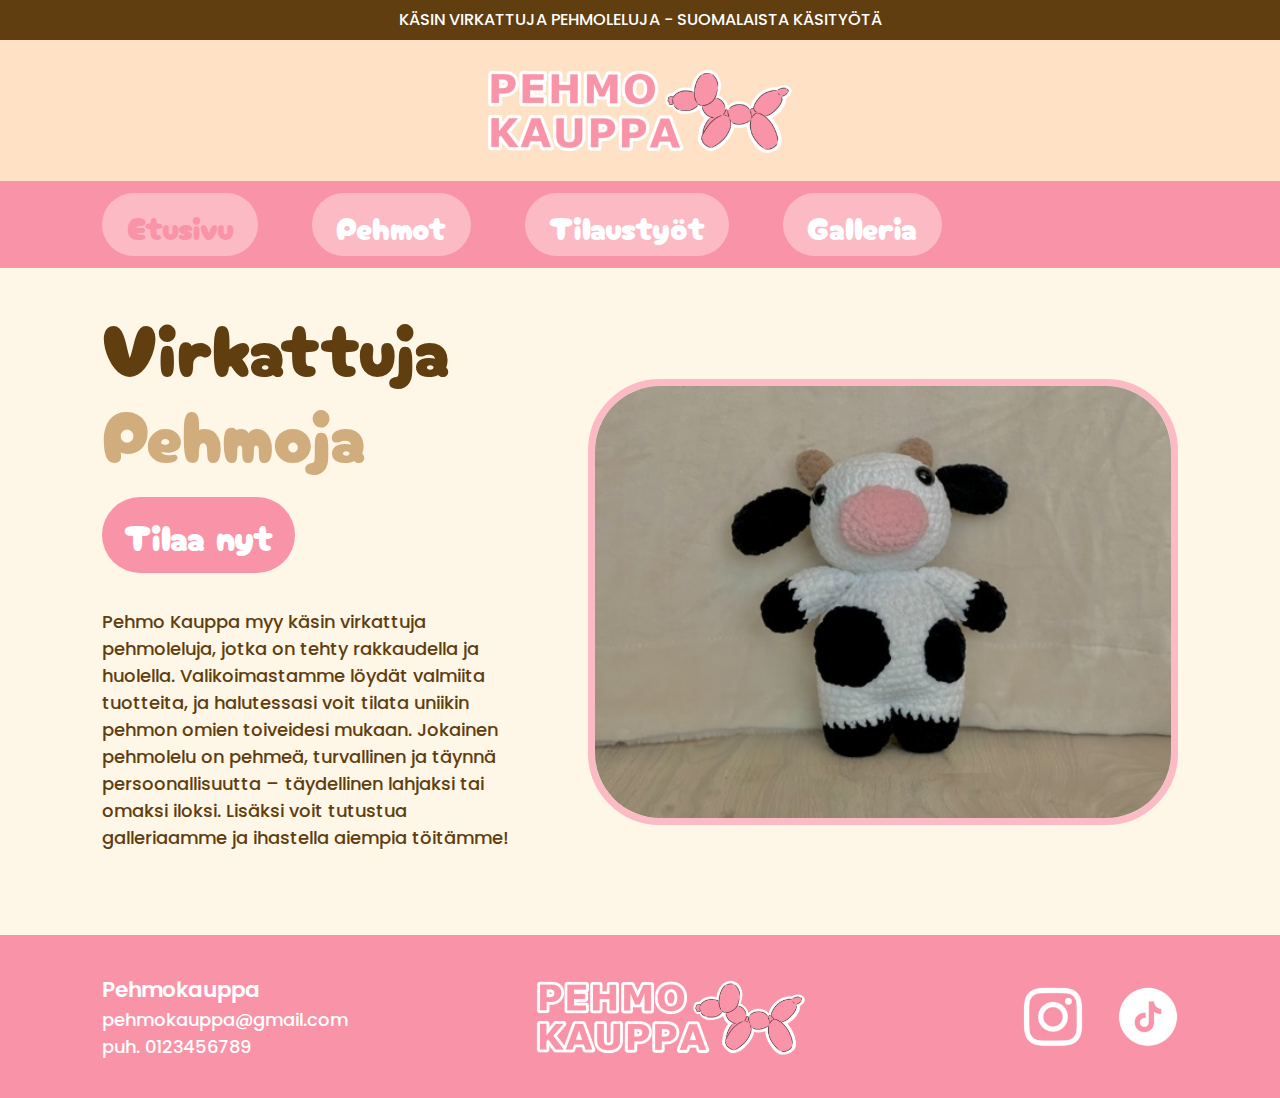
<file: index.html>
<!DOCTYPE html>
<html lang="fi">

<head>

  <title>Pehmokauppa etusivu</title>

  <meta charset="UTF-8">
  <meta name="viewport" content="width=device-width, initial-scale=1.0">
  <meta name="author" content="Lumi">

  <link rel="preconnect" href="https://fonts.googleapis.com">
  <link rel="preconnect" href="https://fonts.gstatic.com" crossorigin>
  <link href="https://fonts.googleapis.com/css2?family=Cherry+Bomb+One&display=swap" rel="stylesheet">
  <link href="https://fonts.googleapis.com/css2?family=Cherry+Bomb+One&family=Poppins:ital,wght@0,100;0,200;0,300;0,400;0,500;0,600;0,700;0,800;0,900;1,100;1,200;1,300;1,400;1,500;1,600;1,700;1,800;1,900&display=swap" rel="stylesheet">

  <link href="tyyli.css" rel="stylesheet" type="text/css">

</head>



<body>
    
 <header>

  <div class="top-bar"> <p class="korostus4">KÄSIN VIRKATTUJA PEHMOLELUJA - SUOMALAISTA KÄSITYÖTÄ</p> </div>
    
  <div class="upper-bar"> <a href="index.html"> <img src="logo.png" alt="Pehmokauppa" class="logo"> </a> </div>
    
    <nav class="middle-bar painikkeet"> 
      <a href="index.html" class="button1"> <p class="korostus8">Etusivu</p> </a>
      <a href="pehmot.html" class="button"> <p class="korostus31">Pehmot</p> </a>
      <a href="tilaustyot.html" class="button"> <p class="korostus31">Tilaustyöt</p> </a>
      <a href="galleria.html" class="button"> <p class="korostus31">Galleria</p> </a>
    </nav>
    
 </header>



 <main>

   <div class="e-container">

      <div class="e-content">
        <h1>Virkattuja<br> <span class="korostus">Pehmoja</span> </h1>
        <nav> <a href="pehmot.html" class="tilaanyt-button"> <p class="korostus3">Tilaa nyt</p> </a> </nav>
        <p class="teksti">Pehmo Kauppa myy käsin virkattuja pehmoleluja, jotka on tehty rakkaudella ja huolella. Valikoimastamme löydät valmiita tuotteita, ja halutessasi voit tilata uniikin pehmon omien toiveidesi mukaan. Jokainen pehmolelu on pehmeä, turvallinen ja täynnä persoonallisuutta – täydellinen lahjaksi tai omaksi iloksi. Lisäksi voit tutustua galleriaamme ja ihastella aiempia töitämme!</p>
      </div>
 
      <div class="e-content2">
        <img src="e-lehma.jpg" alt="lehma" class="mainimg">
      </div>

  </div>

 </main>

  

 <footer>

  <div class="bottom-bar yhteystiedot"> <p class="yhteystiedot-teksti"> <span class="korostus2">Pehmokauppa</span> <br>pehmokauppa@gmail.com<br>puh. 0123456789</p>
    <img src="logo.png" alt="Pehmokauppa" class="logo2">
      <nav class="social-icons">
        <a href="https://www.instagram.com/"> <img src="instagram_logo.jpg" alt="Instagram" class="instagram"> </a>
        <a href="https://www.tiktok.com/en/"> <img src="tiktok_logo.jpg" alt="Tiktok" class="tiktok"> </a>
      </nav>
  </div>
  
 </footer>

</body>
</html>
</file>
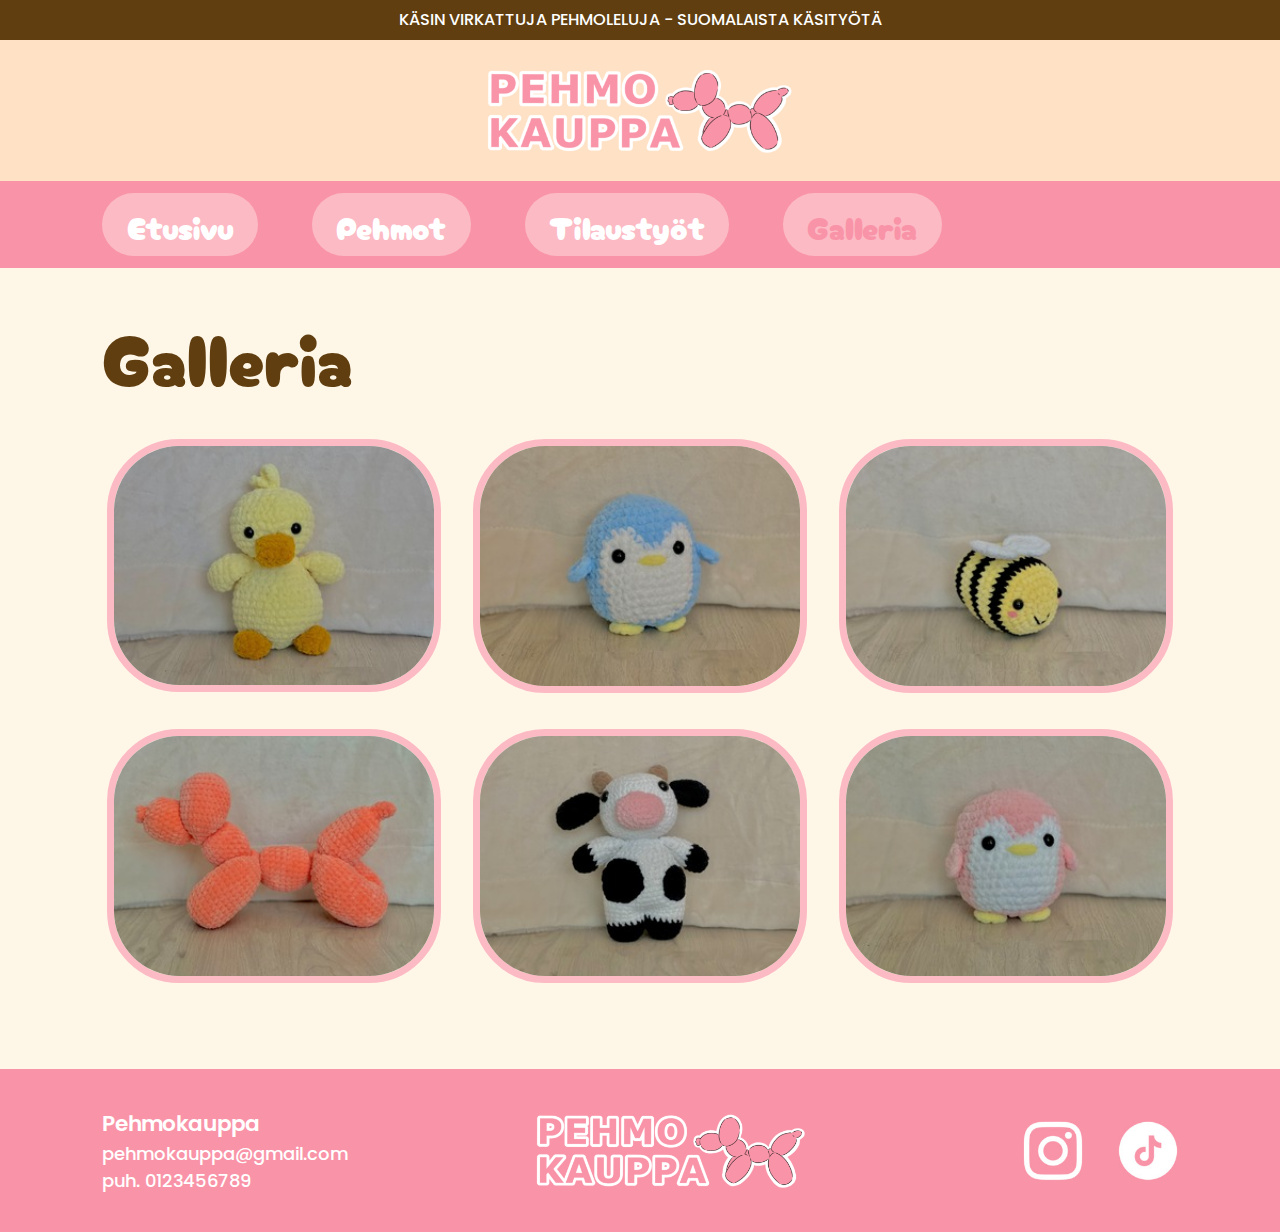
<file: galleria.html>
<!DOCTYPE html>
<html lang="fi">

<head>

  <title>Galleria</title>

  <meta charset="UTF-8">
  <meta name="viewport" content="width=device-width, initial-scale=1.0">
  <meta name="author" content="Lumi">

  <link rel="preconnect" href="https://fonts.googleapis.com">
  <link rel="preconnect" href="https://fonts.gstatic.com" crossorigin>
  <link href="https://fonts.googleapis.com/css2?family=Cherry+Bomb+One&display=swap" rel="stylesheet">
  <link href="https://fonts.googleapis.com/css2?family=Cherry+Bomb+One&family=Poppins:ital,wght@0,100;0,200;0,300;0,400;0,500;0,600;0,700;0,800;0,900;1,100;1,200;1,300;1,400;1,500;1,600;1,700;1,800;1,900&display=swap" rel="stylesheet">

  <link href="tyyli.css" rel="stylesheet" type="text/css">

</head>



<body>
    
 <header>

  <div class="top-bar"> <p class="korostus4">KÄSIN VIRKATTUJA PEHMOLELUJA - SUOMALAISTA KÄSITYÖTÄ</p> </div>
  
  <div class="upper-bar"> <a href="index.html"> <img src="logo.png" alt="Pehmokauppa" class="logo"> </a> </div>
    
    <nav class="middle-bar painikkeet"> 
      <a href="index.html" class="button1"> <p class="korostus31">Etusivu</p> </a>
      <a href="pehmot.html" class="button"> <p class="korostus31">Pehmot</p> </a>
      <a href="tilaustyot.html" class="button"> <p class="korostus31">Tilaustyöt</p> </a>
      <a href="galleria.html" class="button"> <p class="korostus8">Galleria</p> </a>
    </nav>
    
 </header>



 <main>

  <h1 class="otsikko">Galleria</h1>

  <div class="g-container">

      <img src="g-ankka.jpg" alt="ankka" class="galleriaimg">
      <img src="g-pingviini_sininen.jpg" alt="pingviini_sininen" class="galleriaimg">
      <img src="g-mehilainen.jpg" alt="mehilainen" class="galleriaimg">
      <img src="g-ilmapallokoira.jpg" alt="ilmapallokoira" class="galleriaimg">
      <img src="g-lehma.jpg" alt="lehma" class="galleriaimg">
      <img src="g-pingviini_pinkki.jpg" alt="pingviini_pinkki" class="galleriaimg">

  </div>

 </main>

  

 <footer>

  <div class="bottom-bar yhteystiedot"> <p class="yhteystiedot-teksti"> <span class="korostus2">Pehmokauppa</span> <br>pehmokauppa@gmail.com<br>puh. 0123456789</p>
    <img src="logo.png" alt="Pehmokauppa" class="logo2">
      <nav class="social-icons">
        <a href="https://www.instagram.com/"> <img src="instagram_logo.jpg" alt="Instagram" class="instagram"> </a>
        <a href="https://www.tiktok.com/en/"> <img src="tiktok_logo.jpg" alt="Tiktok" class="tiktok"> </a>
      </nav>
  </div>
  
 </footer>

</body>
</html>
</file>
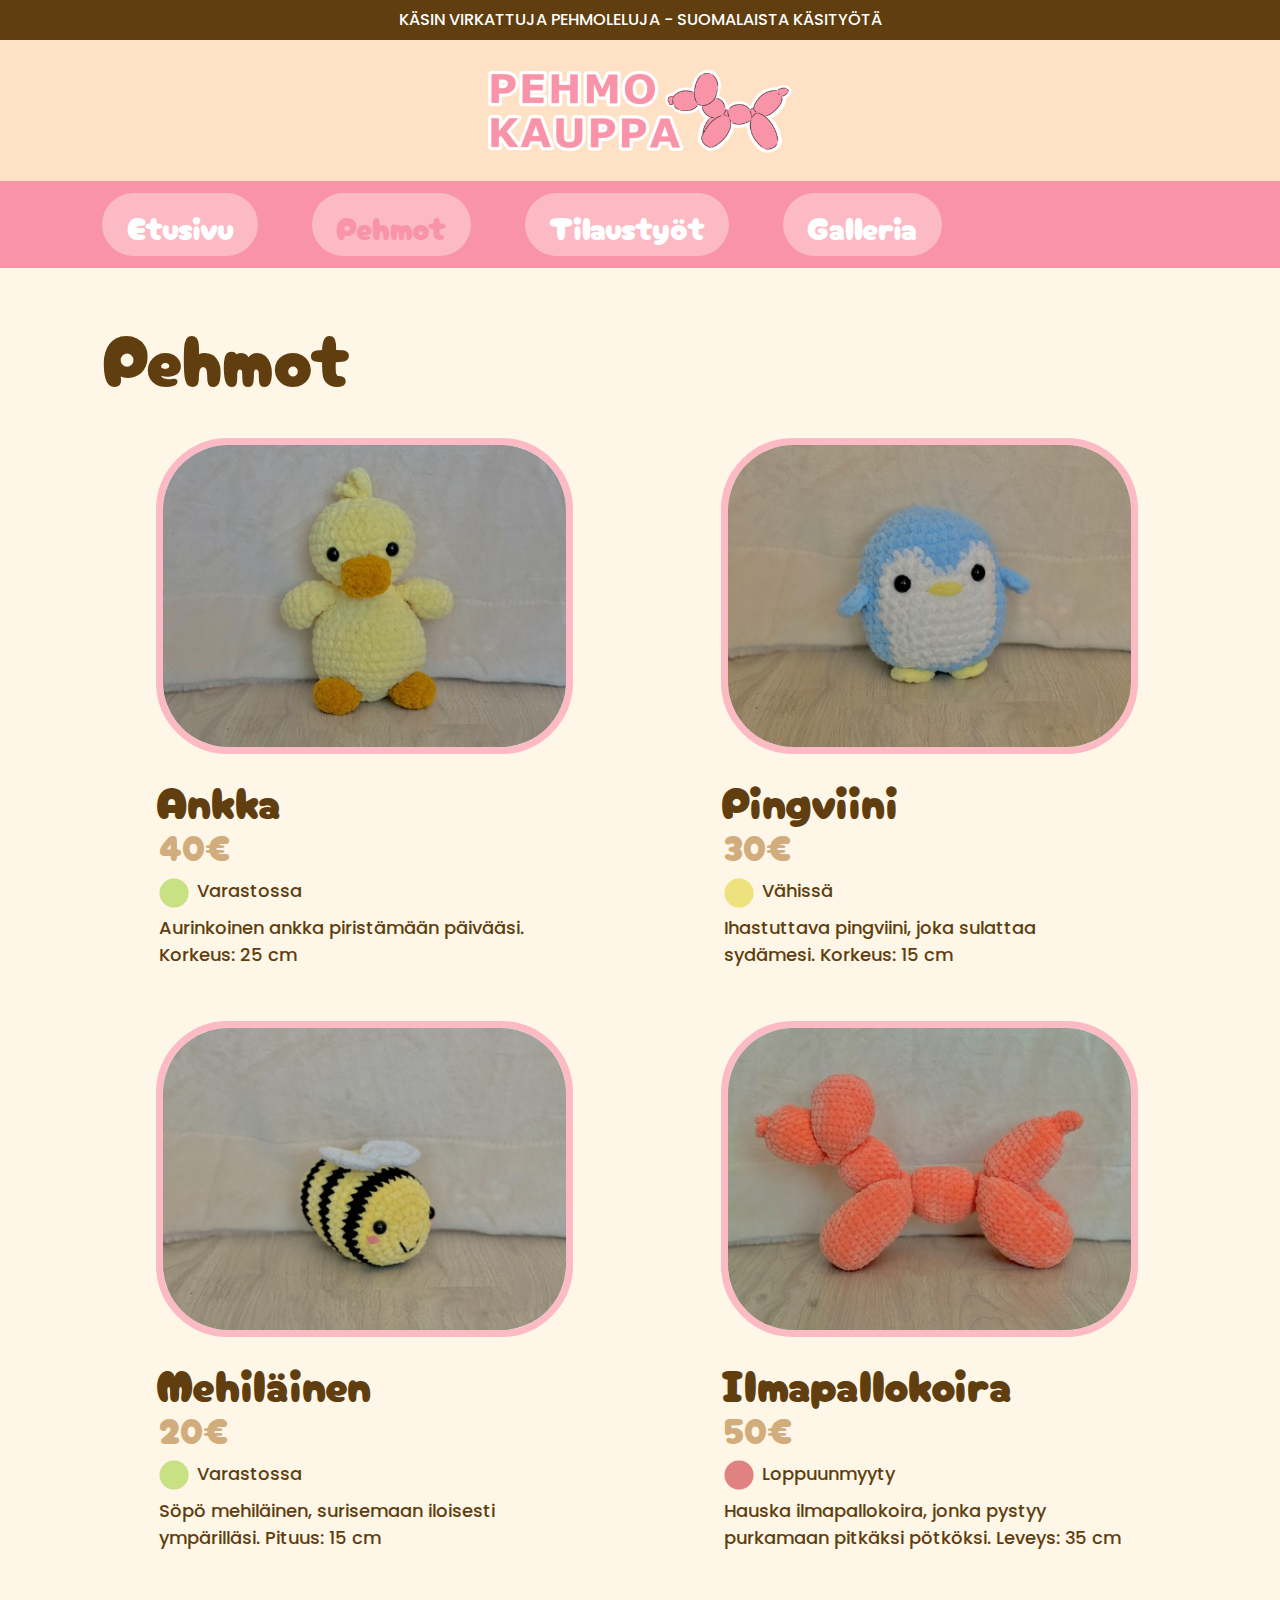
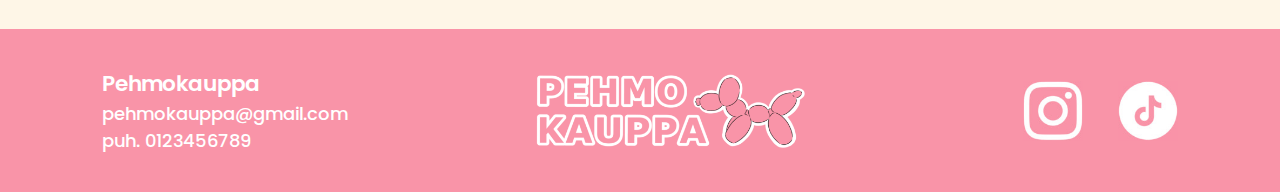
<file: pehmot.html>
<!DOCTYPE html>
<html lang="fi">

<head>

  <title>Pehmot</title>

  <meta charset="UTF-8">
  <meta name="viewport" content="width=device-width, initial-scale=1.0">
  <meta name="author" content="Lumi">

  <link rel="preconnect" href="https://fonts.googleapis.com">
  <link rel="preconnect" href="https://fonts.gstatic.com" crossorigin>
  <link href="https://fonts.googleapis.com/css2?family=Cherry+Bomb+One&display=swap" rel="stylesheet">
  <link href="https://fonts.googleapis.com/css2?family=Cherry+Bomb+One&family=Poppins:ital,wght@0,100;0,200;0,300;0,400;0,500;0,600;0,700;0,800;0,900;1,100;1,200;1,300;1,400;1,500;1,600;1,700;1,800;1,900&display=swap" rel="stylesheet">

  <link href="tyyli.css" rel="stylesheet" type="text/css">

</head>



<body>
    
 <header>

  <div class="top-bar"> <p class="korostus4">KÄSIN VIRKATTUJA PEHMOLELUJA - SUOMALAISTA KÄSITYÖTÄ</p> </div>
    
  <div class="upper-bar"> <a href="index.html"> <img src="logo.png" alt="Pehmokauppa" class="logo"> </a> </div>
    
    <nav class="middle-bar painikkeet">  
      <a href="index.html" class="button1"> <p class="korostus31">Etusivu</p> </a>
      <a href="pehmot.html" class="button"> <p class="korostus8">Pehmot</p> </a>
      <a href="tilaustyot.html" class="button"> <p class="korostus31">Tilaustyöt</p> </a>
      <a href="galleria.html" class="button"> <p class="korostus31">Galleria</p> </a>
    </nav>
   
 </header>



 <main>

  <h1 class="otsikko">Pehmot</h1>

    <div class="p-container">
    
      <div class="p-content">
    
        <div class="pehmo-content">
          <img src="p-ankka.jpg" alt="ankka" class="p-kuva">
          <h2>Ankka</h2>
          <ul class="saldo">
            <li class="korostus5">40€</li>
            <li class="saldoteksti"> <img src="vihrea_pallero.jpg" alt="varastossa" class="palleroimg">Varastossa</li>
            <li class="p-teksti">Aurinkoinen ankka piristämään päivääsi. Korkeus: 25 cm</li>
          </ul>
        </div>

        <div class="pehmo-content">
          <img src="p-pingviini_sininen.jpg" alt="pingviini_sininen" class="p-kuva">
          <h2>Pingviini</h2>
          <ul class="saldo">
            <li class="korostus5">30€</li>
            <li class="saldoteksti"> <img src="keltainen_pallero.jpg" alt="vähissä" class="palleroimg">Vähissä</li>
            <li class="p-teksti">Ihastuttava pingviini, joka sulattaa sydämesi. Korkeus: 15 cm</li>
          </ul>
        </div>

      </div>
 


      <div class="p-content2">

        <div class="pehmo-content">
          <img src="p-mehilainen.jpg" alt="mehilainen" class="p-kuva">
          <h2>Mehiläinen</h2>
          <ul class="saldo">
            <li class="korostus5">20€</li>
            <li class="saldoteksti"> <img src="vihrea_pallero.jpg" alt="varastossa" class="palleroimg">Varastossa</li>
            <li class="p-teksti">Söpö mehiläinen, surisemaan iloisesti ympärilläsi. Pituus: 15 cm</li>
          </ul>
        </div>

        <div class="pehmo-content">
          <img src="p-ilmapallokoira.jpg" alt="ilmapallokoira" class="p-kuva">
          <h2>Ilmapallokoira</h2>
          <ul class="saldo">
            <li class="korostus5">50€</li>
            <li class="saldoteksti"> <img src="punainen_pallero.jpg" alt="loppuunmyyty" class="palleroimg">Loppuunmyyty</li>
            <li class="p-teksti">Hauska ilmapallokoira, jonka pystyy purkamaan pitkäksi pötköksi. Leveys: 35 cm</li>
          </ul>
        </div>
     
      </div>

    </div>

 </main>

  

 <footer>

  <div class="bottom-bar yhteystiedot"> <p class="yhteystiedot-teksti"> <span class="korostus2">Pehmokauppa</span> <br>pehmokauppa@gmail.com<br>puh. 0123456789</p>
    <img src="logo.png" alt="Pehmokauppa" class="logo2">
      <nav class="social-icons">
        <a href="https://www.instagram.com/"> <img src="instagram_logo.jpg" alt="Instagram" class="instagram"> </a>
        <a href="https://www.tiktok.com/en/"> <img src="tiktok_logo.jpg" alt="Tiktok" class="tiktok"> </a>
      </nav>
  </div>
  
 </footer>

</body>
</html>
</file>
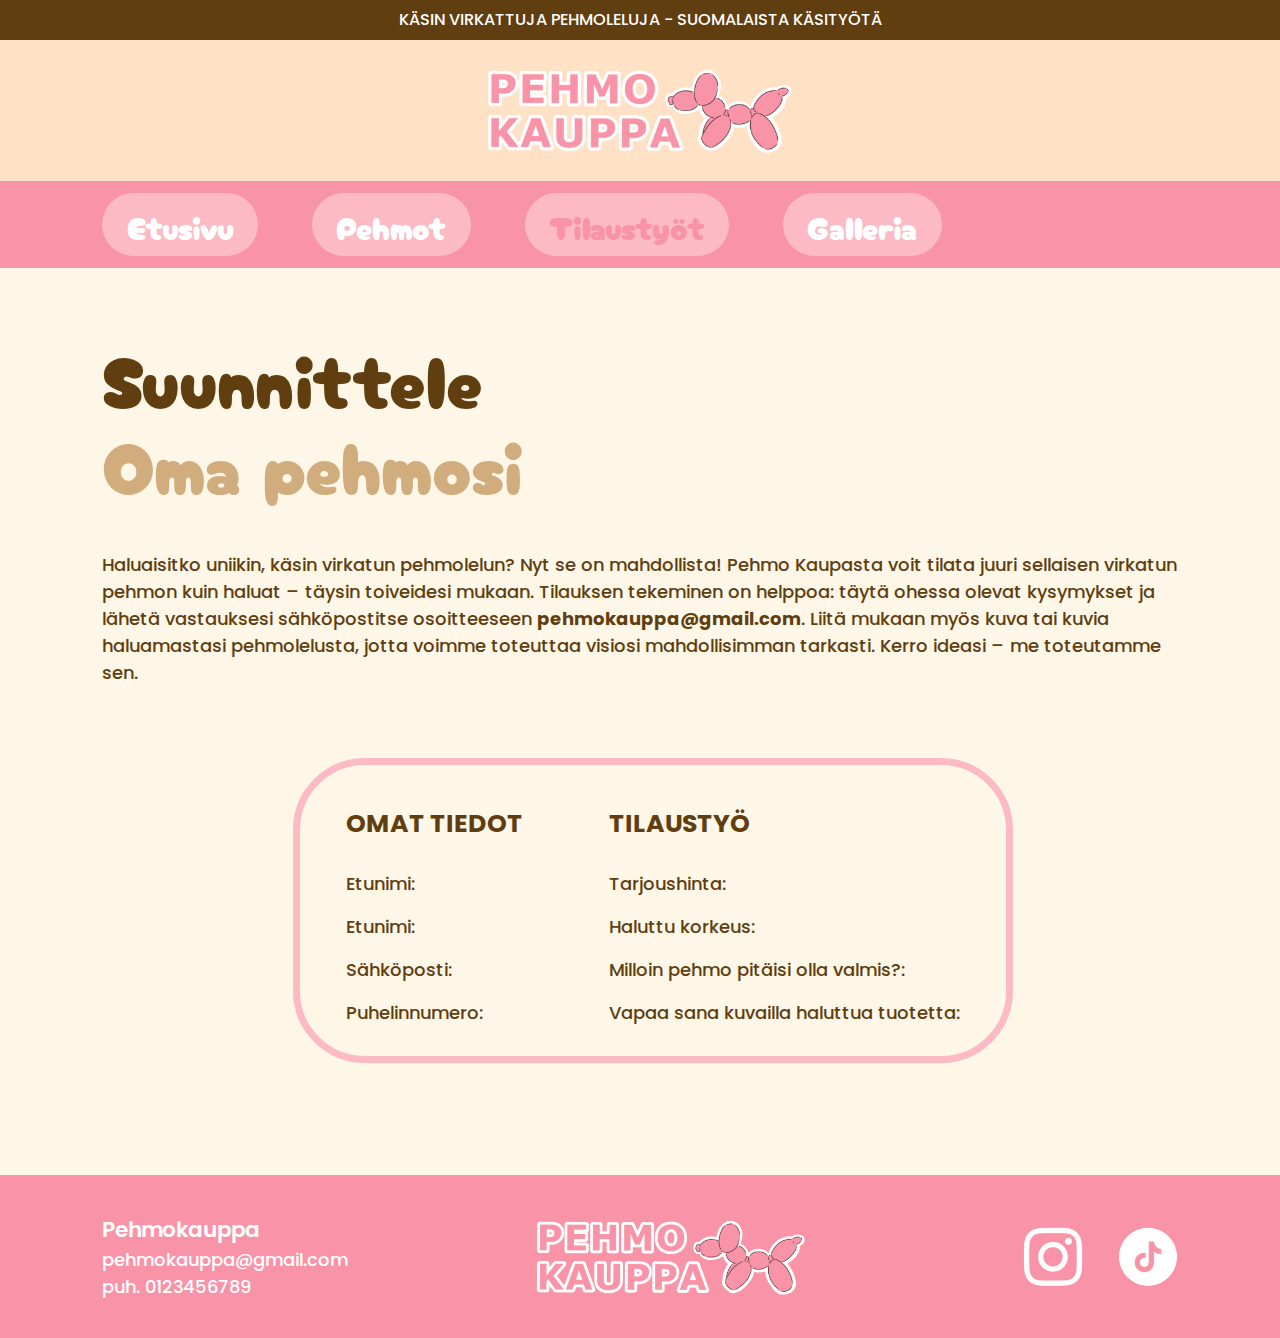
<file: tilaustyot.html>
<!DOCTYPE html>
<html lang="fi">

<head>

  <title>Tilaustyöt</title>

  <meta charset="UTF-8">
  <meta name="viewport" content="width=device-width, initial-scale=1.0">
  <meta name="author" content="Lumi">

  <link rel="preconnect" href="https://fonts.googleapis.com">
  <link rel="preconnect" href="https://fonts.gstatic.com" crossorigin>
  <link href="https://fonts.googleapis.com/css2?family=Cherry+Bomb+One&display=swap" rel="stylesheet">
  <link href="https://fonts.googleapis.com/css2?family=Cherry+Bomb+One&family=Poppins:ital,wght@0,100;0,200;0,300;0,400;0,500;0,600;0,700;0,800;0,900;1,100;1,200;1,300;1,400;1,500;1,600;1,700;1,800;1,900&display=swap" rel="stylesheet">

  <link href="tyyli.css" rel="stylesheet" type="text/css">

</head>



<body>
    
 <header>

  <div class="top-bar"> <p class="korostus4">KÄSIN VIRKATTUJA PEHMOLELUJA - SUOMALAISTA KÄSITYÖTÄ</p> </div>
  
  <div class="upper-bar"> <a href="index.html"> <img src="logo.png" alt="Pehmokauppa" class="logo"> </a> </div>
    
    <nav class="middle-bar painikkeet">  
      <a href="index.html" class="button1"> <p class="korostus31">Etusivu</p> </a>
      <a href="pehmot.html" class="button"> <p class="korostus31">Pehmot</p> </a>
      <a href="tilaustyot.html" class="button"> <p class="korostus8">Tilaustyöt</p> </a>
      <a href="galleria.html" class="button"> <p class="korostus31">Galleria</p> </a>
    </nav>
   
 </header>



 <main>

  <div class="t-container">

    <div class="t-content">
      <h1>Suunnittele<br> <span class="korostus">Oma pehmosi</span> </h1>
      <p class="t-teksti">Haluaisitko uniikin, käsin virkatun pehmolelun? Nyt se on mahdollista! Pehmo Kaupasta voit tilata juuri sellaisen virkatun pehmon kuin haluat – täysin toiveidesi mukaan. Tilauksen tekeminen on helppoa: täytä ohessa olevat kysymykset ja lähetä vastauksesi sähköpostitse osoitteeseen <span class="korostus7">pehmokauppa@gmail.com</span>. Liitä mukaan myös kuva tai kuvia haluamastasi pehmolelusta, jotta voimme toteuttaa visiosi mahdollisimman tarkasti. Kerro ideasi – me toteutamme sen.</p>
    </div>
 
    <div class="t-content2">
      <div class="t-content12">
        <div class="tilautyöteksti1"> <span class="korostus6">OMAT TIEDOT</span> <br>Etunimi:<br>Etunimi:<br>Sähköposti:<br>Puhelinnumero:</div>
        <div class="tilautyöteksti2"> <span class="korostus6">TILAUSTYÖ</span> <br>Tarjoushinta:<br>Haluttu korkeus:<br>Milloin pehmo pitäisi olla valmis?:<br>Vapaa sana kuvailla haluttua tuotetta:</div>
      </div>
    </div>

  </div>

 </main>

  

 <footer>

  <div class="bottom-bar yhteystiedot"> <p class="yhteystiedot-teksti"> <span class="korostus2">Pehmokauppa</span> <br>pehmokauppa@gmail.com<br>puh. 0123456789</p>
    <img src="logo.png" alt="Pehmokauppa" class="logo2">
      <nav class="social-icons">
        <a href="https://www.instagram.com/"> <img src="instagram_logo.jpg" alt="Instagram" class="instagram"> </a>
        <a href="https://www.tiktok.com/en/"> <img src="tiktok_logo.jpg" alt="Tiktok" class="tiktok"> </a>
      </nav>
  </div>
  
 </footer>

</body>
</html>
</file>
<file: tyyli.css>
/* kaikille yhteiset koodit */
body {
    color: #603E0F;
    font-weight: 500;
    background-color: #FEF6E7;
    font-family: "Poppins", serif;
    font-size: 18px;

    margin: 0;
    padding: 0;
    box-sizing: border-box;
    width: 100%;
    overflow-x: hidden; }



/* Otsikot */
h1 {
    font-family: "Cherry Bomb One", serif;
    font-weight: 400;
    font-style: normal;
    font-size: 4em;
    color: #603E0F;
    margin-bottom: 4%;
    margin-top: 6%; 
    line-height: 1.2em; }
h2 {
    font-family: "Cherry Bomb One", serif;
    font-weight: 400;
    font-style: normal;
    font-size: 2.5em;
    color: #603E0F;

    margin-top: 3%;
    line-height: 1.2em; }
.otsikko {
    margin-left: 8%;
    margin-top: 3.5%; }



/* Header */
header {
    text-align: center; }
a {
    color: #603E0F; }
.logo {
    vertical-align: middle;
    width: 306px; 
    height: auto; }
.painikkeet {
    display: flex;
    gap: 3em; }
.button, .button1 {
    background-color: #FCBAC4;
    text-decoration: none;
    
    border-radius: 5em;
    border-color: transparent;
    
    padding: 0.5em;
    padding-inline: 1.5em;
    font-size: 90%;
    height: 2.9em; }
.button1 {
    margin-left: 8%; }
    


/* Etusivu main */
.tilaanyt-button {
    background-color: #F994A8;
    text-decoration: none;
    display: inline-flex;
    text-align: center;
    align-items: center;
    
    margin-bottom: 4%;
    margin-top: 1%;

    border-radius: 5em;
    border-color: transparent;

    padding: 0.8em;
    padding-inline: 1.2em;
    height: 2.6em; }
.e-container {
    display: flex;
    margin-left: 8%;
    margin-right: 8%;
    margin-top: 1%;
    margin-bottom: 1%;
    
    justify-content: space-between;
    gap: 5%; }
.e-content {
    flex: 1;
    max-width: 45%;
    margin-bottom: 5%;
    gap: 5%; }
.e-content2 {
    flex: 1;
    display: flex;
    justify-content: flex-end;
    align-items: center;
    margin-bottom: 5%;
    margin-top: 5%; }
.mainimg {
    width: 576px;
    height: auto; 
    
    border-radius: 4em;
    border: 0.4em solid #FCBAC4; }



/* Pehmot main */
.p-teksti {
    margin-top: 1.6%;
    margin-bottom: 10%; }
.saldoteksti {
    margin-top: 2.5%; }
.p-container {
    margin-top: -1%;
    margin-bottom: 3%; }
.p-content, .p-content2 {
    display: flex;
    justify-content: space-evenly;
    align-items: stretch;
    margin-left: 8%;
    margin-right: 8%;
    margin-top: 1%;
    gap: 5%; }
.pehmo-content {
    display: flex;
    flex-direction: column;
    justify-content: space-between;
    flex: 1;
    margin-inline: 5%; 
    display: inline-block; }
.p-kuva {
    width: 100%;
    height: auto; 
        
    border-radius: 4em;
    border: 0.4em solid #FCBAC4; }
.palleroimg {
    width: 30px;
    height: auto;
    vertical-align: middle;
    margin-right: 2%; } 
.saldo {
    display: block;
    margin-bottom: 2%;
    margin-top: -40px; 
    margin-left: -37px; }
li {
    list-style-type: none; }



/* Tilaustyöt main */
.t-teksti {
    margin-top: 5.5%; }
.tilautyöteksti1 {
    line-height: 2.4em; }
.tilautyöteksti2 {
    margin-left: 10%;
    line-height: 2.4em; }
.t-container {
    display: flex;
    margin-left: 8%;
    margin-right: 8%;

    justify-content: space-between;

    margin-bottom: 5%;
    padding-block: 1%;
    gap: 3%;

    justify-content: center;
    align-items: center; }
.t-content {
    flex: 1;
    gap: 6%; }
.t-content2 {
    flex: 1;
    border-radius: 4em;
    border: 0.4em solid #FCBAC4;
    padding-block: 2%;
    margin-top: 4%;
    box-sizing: border-box;
    margin-left: 2.4%; }
.t-content12 {
    display: flex;
    justify-content: center;
    width: 100%;
    gap: 0.9em; }



/* Galleria main*/
.g-container {
    margin-inline: 8%;
    margin-top: -2.5%;
    margin-bottom: 8%;
    display: grid;
    justify-content: center;
    gap: 3%;
    grid-template-columns: repeat(3, min-content); }
.galleriaimg {
    width: 470px;
    height: auto;

    border-radius: 4em;
    border: 0.4em solid #FCBAC4;
    margin-top: 6%; }



/* Footer */
footer {
    color: white; }
.yhteystiedot {
    width: 88%;
    display: flex;
    align-items: center;
    justify-content: space-between;
    padding: 20px 0; }
.yhteystiedot-teksti {
    margin-left: 8%; }
a[href^="tel"] {
    color: white; 
    text-decoration: none; }
.logo2 {
    vertical-align: middle;
    width: 270px;
    height: auto; }
.social-icons {
    margin-right: 8%; }
.social-icons a {
    text-decoration: none; }
.instagram {
    vertical-align: middle;
    width: 60px;
    height: auto; 
    padding: 30px;
    border-color: transparent;
    background-color: #F994A8; }
.tiktok {
    vertical-align: middle;
    width: 60px;
    height: auto; 
    border-color: transparent;
    background-color: #F994A8; }



/* Korostukset */
.korostus {
    color:#D1AC7D; }
.korostus2 {
    font-size: 1.2em;
    font-weight: 600; }
.korostus3 {
    font-family: "Cherry Bomb One", serif;
    font-weight: 400;
    font-style: normal;
    color: white;
    font-size: 2em; }
.korostus31 {
    font-family: "Cherry Bomb One", serif;
    font-weight: 400;
    font-style: normal;
    color: white;
    font-size: 2em; 
    margin-top: 0.5%; }
.korostus4 {
    color: white;
    font-size: 0.9em; 
    margin-block: 0.1%; }
.korostus5 {
    font-family: "Cherry Bomb One", serif;
    font-weight: 400;
    font-style: normal;
    font-size: 2em;

    margin-top: 7.3%;
    line-height: 1.2em;
    
    color: #D1AC7D; }
.korostus6 {
    font-weight: 700;
    font-size: 1.4em;
    line-height: 3em; }
.korostus7 {
    font-weight: 650; }
.korostus8 {
    font-family: "Cherry Bomb One", serif;
    font-weight: 400;
    font-style: normal;
    color: #F994A8;
    font-size: 2em;
    margin-top: 0.5%; }



/* Sivujen palkit */
.top-bar {
    background-color: #603E0F;
    font-size: 1em;
    width: 100%;
    height: auto; 
    display: flex;
    justify-content: center;
    padding: 6px 0; }
.upper-bar {
    background-color: #FFE1C5;
    width: 100%;
    height: auto; 
    display: flex;
    justify-content: center;
    padding: 20px 0; }
.middle-bar {
    background-color: #F994A8;
    width: 100%;
    height: auto; 
    display: flex;
    justify-content: flex-start;
    padding-block: 12px; }
.bottom-bar {
    background-color: #F994A8; 
    width: 100%;
    height: auto; }










/* E-Tabletit (leveys enintään 1024px) */
@media (max-width: 1200px) {
    .mainimg {
        width: 400px; 
        height: auto; } }

/* E-Tabletit (leveys enintään 1024px) */
@media (max-width: 1024px) {
    .painikkeet {
        font-size: 70%; }
    .button, .button1 {
        font-size: 1.78vw; }
    .e-container {
        flex-direction: column;
        margin-bottom: 7%; }
    .e-content {
        max-width: 100%;
        margin-bottom: 2%; }
    .e-content2 {
        justify-content: center;
        margin-top: 3%; }
    .teksti {
        margin-top: -1%; }
    .painikkeet {
        gap: 1.5em; }
    .mainimg {
        width: 100%; 
        height: auto; }
    .logo2 {
        display: none; }  }

/* E-Tabletit (leveys enintään 768px) */
@media (max-width: 768px) {
    .yhteystiedot-teksti {
        margin-left: 0%; }
    .instagram {
        padding: 15px; }
    .tiktok {
        padding: 15px; } }

/* E-Puhelimet (leveys enintään 768px) */
@media (max-width: 768px) {
    .painikkeet {
        gap: 1em; }
    .painikkeet button {
        font-size: 1.5vw; }
    .logo {
        width: 12em; }
    .tilaanyt-button {
        margin-block: 1.5em;
        margin-top: 2%; }
    .mainimg {
        margin-bottom: 3%; }
    .yhteystiedot {
        flex-direction: column;
        text-align: center; }
    .logo2 {
        display: none; }
    .social-icons {
        margin: 1em 0; }  }

/* E-Pienet puhelimet (leveys enintään 480px) */
@media (max-width: 480px) {
    .painikkeet {
        gap: 0.5em; }
    .tilaanyt-button {
        margin-block: 1.5em;
        margin-top: 3%; }
    .mainimg {
        margin-bottom: 3%; }
    .instagram, .tiktok {
        width: 40px;
        height: auto; 
        padding: 15px; }
    .tilaanyt-button {
        padding: 0.5em 0.8em; } }





/* P-Tabletit (leveys enintään 1024px) */
@media (max-width: 1024px) {
    h3 {
        font-size: 5vw; }
    .p-container {
        margin-bottom: 7%; }
    .p-content, .p-content2 {
        flex-direction: column;
        display: flex;
        align-items: center; 
        width: 100%;
        margin-left: 1%;}
    .pehmo-content { 
        margin-right: 5%; 
        width: 80%;}
    .p-kuva {
        width: 95%; 
        height: auto; }
    .p-teksti {
        margin-right: 0%; } }

/* P-Puhelimet (leveys enintään 768px) */
@media (max-width: 768px) {
    h3 {
        font-size: 2.1em; }
    .saldo {
        margin-top: -35px; } }

/* P-Pienet puhelimet (leveys enintään 480px) */
@media (max-width: 480px) {
    .saldoteksti {
        margin-block: 3%; } }





/* T-Tabletit (leveys enintään 1650px) */
@media (max-width: 1650px) {
    h1 {
        margin-top: 5%; }
    .t-teksti {
        margin-top: 3%; }
    .t-container {
        flex-direction: column;
        display: grid;
        place-items: center; 
        margin-bottom: 12%; }
    .t-content {
        width: 100%;
        margin-bottom: -1%; }
    .t-content2 {
        width: 40em;
        margin-top: 4%;
        margin-bottom: -3%; } }

/* T-Tabletit (leveys enintään 1024px) */
@media (max-width: 1024px) {
    .t-container {
        flex-direction: column; }
    .t-teksti {
        margin-top: 5%; }
    .t-content2 {
        margin-top: 2%;
        margin-bottom: 4%;
        padding-block: 3%; } }

/* T-Puhelimet (leveys enintään 880px) */
@media (max-width: 880px) {
    .t-content12 {
        flex-direction: column; }
    .t-content2 {
        margin-top: -1%;
        width: 26em;
        display: flex;
        justify-content: center;
        margin-bottom: 10%;
        padding: 4%;
        padding-inline: 8%; }
    .tilautyöteksti1 {
        margin-bottom: 6%; }
    .tilautyöteksti2 {
        gap: 0;
        margin: 0; } }

/* T-Pienet puhelimet (leveys enintään 585px) */
@media (max-width: 585px) {
    h1 {
        font-size: 13vw;
        margin-bottom: 5%; }
    .t-content {
        width: 80vw; 
        margin-top: 3%; }
    .t-teksti {
        margin-top: 8%; }
    .tilautyöteksti1 {
        margin-left: 8%;
        margin-right: 5%;
        margin-bottom: 6%; }
    .tilautyöteksti2 {
        margin-left: 8%;
        margin-right: 5%;
        margin-bottom: 2%; }
    .t-content2 {
        margin-top: -2%;
        margin-bottom: 15%;
        width: 80vw; } }

/* T-Pienet puhelimet (leveys enintään 370px) */
@media (max-width: 370px) {
    .t-content2 {
        margin-bottom: 50px; } }





/* G-Pienet tietokoneet (leveys enintään 1800px) */
@media (max-width: 1800px) {
    .galleriaimg {
        width: 400px; 
        height: auto; } }

/* G-Pienet tietokoneet (leveys enintään 1550px) */
@media (max-width: 1550px) {
    .galleriaimg {
        width: 360px; 
        height: auto; } }

/* G-Isot tabletit (leveys enintään 1375px) */
@media (max-width: 1375px) {
    .galleriaimg {
        width: 320px; 
        height: auto; } }

/* G-Isot tabletit (leveys enintään 1250px) */
@media (max-width: 1250px) {
    .galleriaimg {
            width: 290px; 
            height: auto; } }

/* G-Tabletit (leveys enintään 1150px) */
@media (max-width: 1150px) {
    .galleriaimg {
        width: 260px; 
        height: auto; } }

/* G-Tabletit (leveys enintään 1024px) */
@media (max-width: 1024px) {
    .g-container {
        display: grid;
        justify-content: center;
        gap: 3%;
        grid-template-columns: repeat(2, min-content);
        gap: 2em;
        margin-top: 3%;
        margin-bottom: 11%; } 
    .galleriaimg {
        width: 380px; 
        height: auto; } }

/* G-Pienet tabletit (leveys enintään 970px) */
@media (max-width: 970px) {
    .galleriaimg {
        width: 340px; 
        height: auto; }  }

/* G-Isot puhelimet (leveys enintään 880px) */
@media (max-width: 880px) {
    .galleriaimg {
        width: 295px; 
        height: auto; } }

/* G-Isot puhelimet (leveys enintään 768px) */
@media (max-width: 768px) {
    .g-container {
        grid-template-columns: repeat(1, min-content);
        margin-bottom: 18%; }
    .galleriaimg {
        width: 545px; 
        height: auto; } }

/* G-Puhelimet (leveys enintään 660px) */
@media (max-width: 660px) {
    .galleriaimg {
        width: 460px; 
        height: auto; } }

/* G-Pienet puhelimet (leveys enintään 550px) */
@media (max-width: 550px) {
    .galleriaimg {
        width: 380px; 
        height: auto; } }

/* G-Pienet puhelimet (leveys enintään 450px) */
@media (max-width: 450px) {
    .galleriaimg {
        width: 350px; 
        height: auto; } }

/* G-Pienet puhelimet (leveys enintään 427px) */
@media (max-width: 427px) {
    .galleriaimg {
        width: 300px; 
        height: auto; } }

/* G-Mini puhelimet (leveys enintään 380px) */
@media (max-width: 380px) {
    .galleriaimg {
        width: 240px; 
        height: auto; } }
</file>
